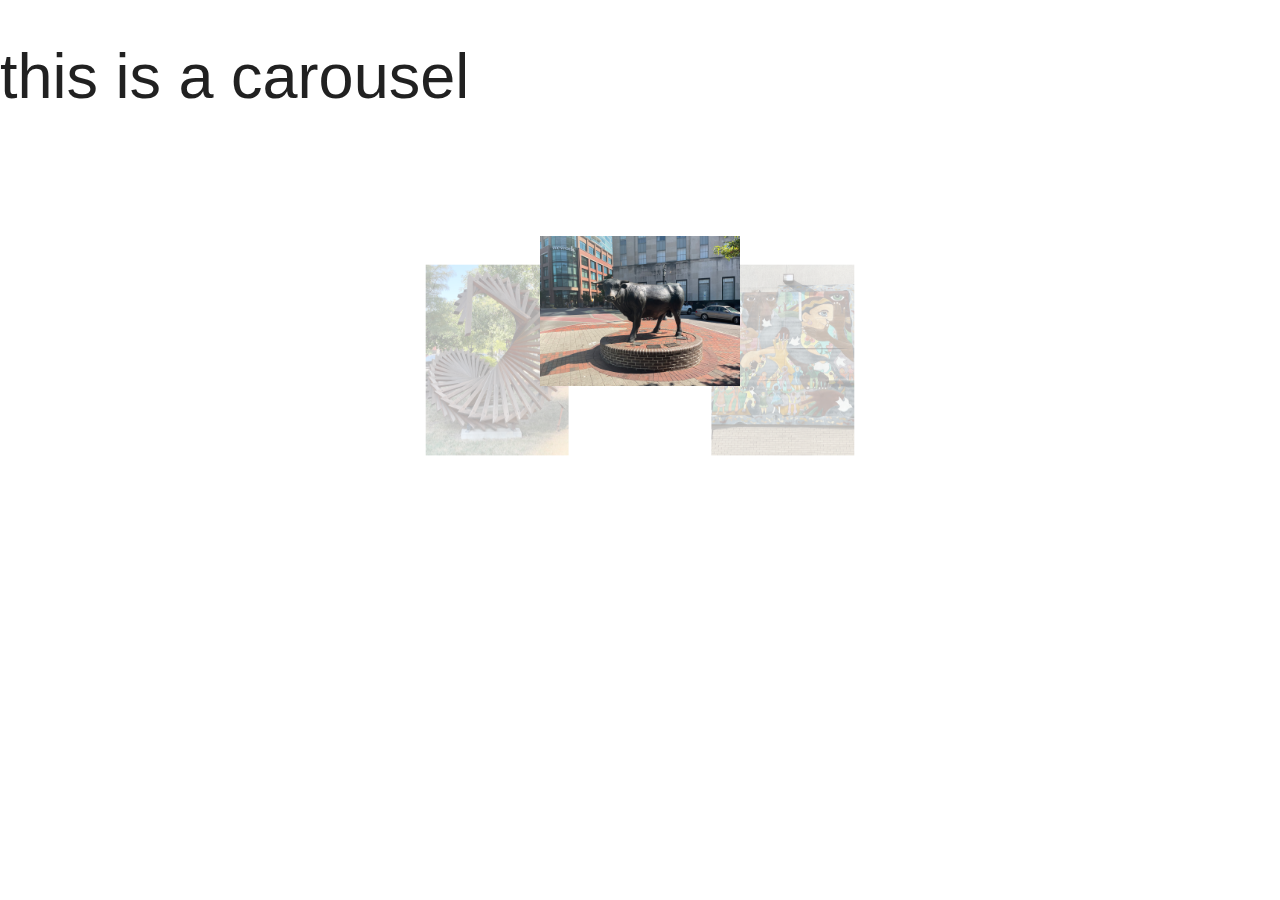
<file: project-carousel/index.html>
<!DOCTYPE html>
<html lang="en">
<head>
    <meta charset="UTF-8">
    <meta http-equiv="X-UA-Compatible" content="IE=edge">
    <meta name="viewport" content="width=device-width, initial-scale=1.0">
    <title>Carousel</title>
    <link href="https://fonts.googleapis.com/icon?family=Material+Icons" rel="stylesheet">
    <link type="text/css" rel="stylesheet" href="./materialize/css/materialize.min.css"  media="screen,projection"/>
    <script type="text/javascript" src="./materialize/js/materialize.min.js" defer></script>

    <!-- <link rel="stylesheet" href="./style.css"> -->
    <script src="main.js" defer></script>
</head>
<body>
    <h1>this is a carousel</h1>
    <div class="carousel">
        <a class="carousel-item" href="#one!"><img src="./images/img1.jpeg"></a>
        <a class="carousel-item" href="#two!"><img src="./images/img2.jpeg"></a>
        <a class="carousel-item" href="#three!"><img src="./images/img3.jpeg"></a>
    </div>
</body>
</html>
</file>
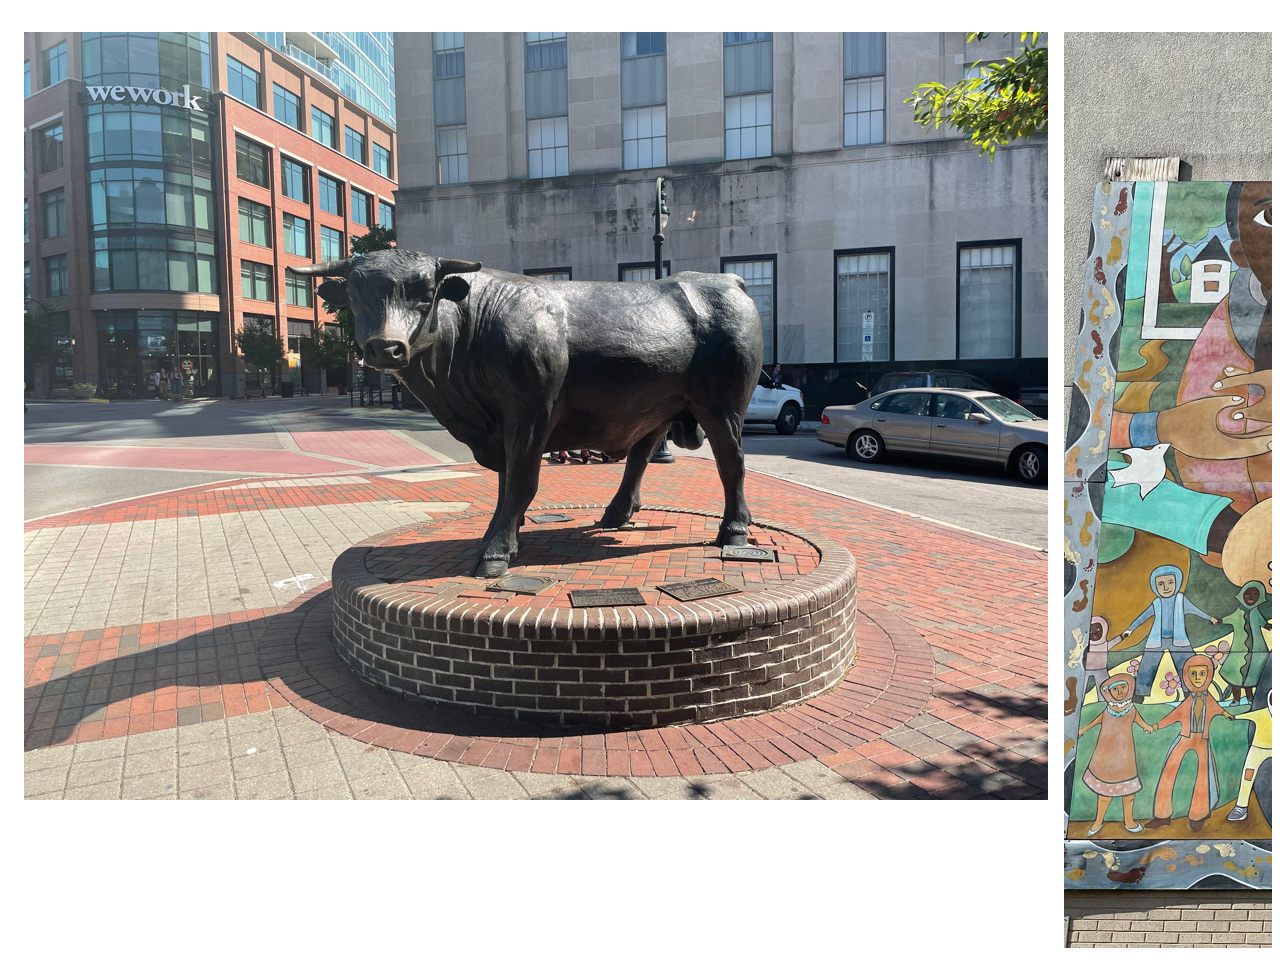
<file: project-carousel/2index.html>
<!DOCTYPE html>
<html lang="en">
<head>
    <meta charset="UTF-8">
    <meta http-equiv="X-UA-Compatible" content="IE=edge">
    <meta name="viewport" content="width=device-width, initial-scale=1.0">
    <title>New Carousel</title>
    <link rel="stylesheet" href="./2style.css">
    <script src="2main.js" defer></script>
</head>
<body>
    <ul class="carousel">
        <li><img src="./images/img1.jpeg" alt="Major the Bull bronze sculpture"></li>
        <li><img src="./images/img2.jpeg" alt="Wall of Hope mural"></li>
        <li><img src="./images/img3.jpeg" alt="Winding Out spiral sculpture"></li>
    </ul>
</body>
</html>
</file>
<file: project-carousel/style.css>
body {
    background-color: aqua;
}
</file>
<file: project-carousel/2style.css>
.carousel {
    padding: 1rem;
    display: grid;
    grid-template-columns: repeat(10, 80vw);
    grid-template-rows: 1fr;
    grid-column-gap: 1rem;
    grid-row-gap: 1rem;
    overflow: scroll;
    height: 100vh;
    scroll-snap-type: both mandatory;
    scroll-padding: 1rem;
}

.active {
    scroll-snap-type: unset;
}

li {
    scroll-snap-align: center;
    display: inline-block;
    border-radius: 3px;
    font-size: 0;
}
</file>
